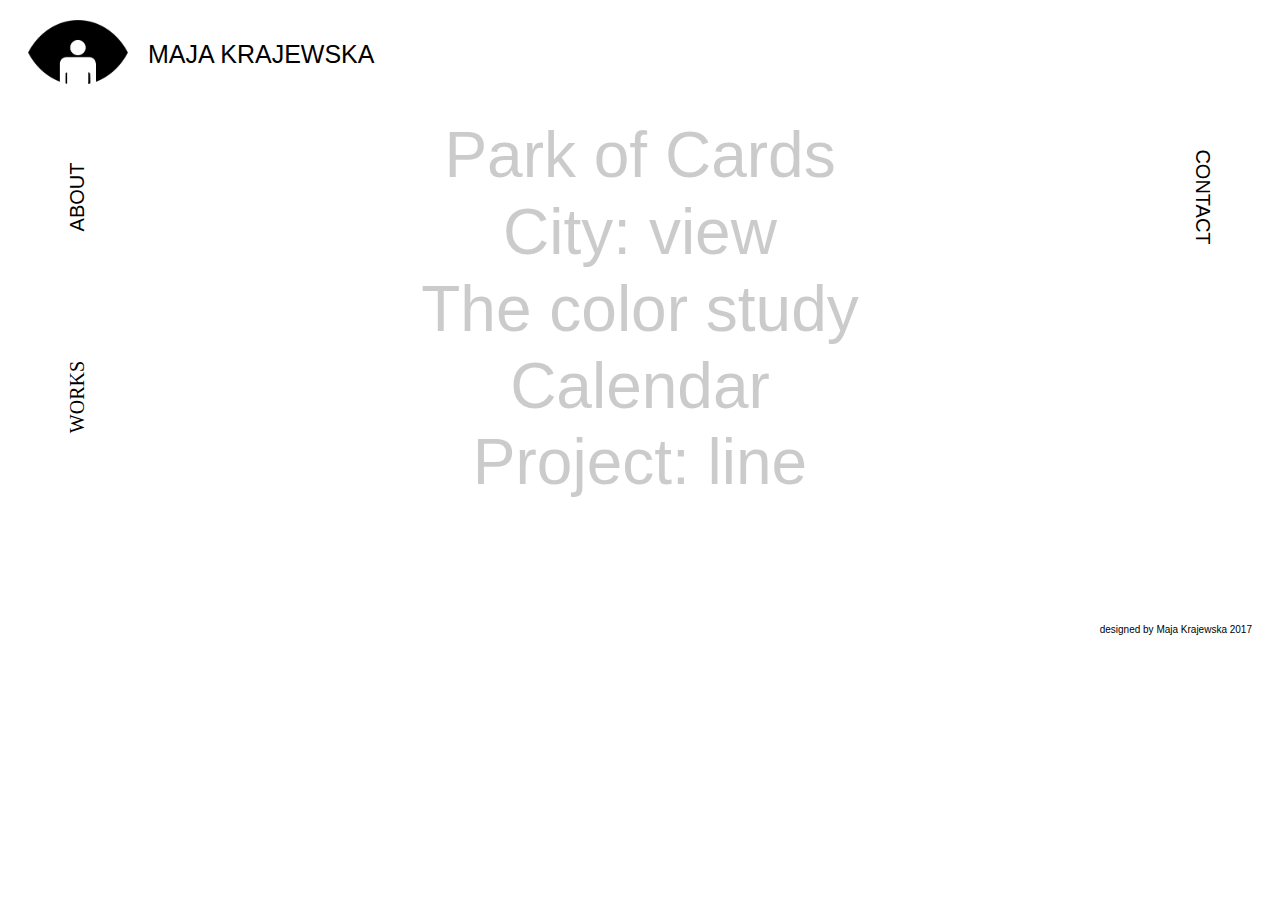
<file: index.html>
<html>

<head>
    <title> Maja Krajewska portfolio</title>
    <meta charset="utf8" />
    <link rel="stylesheet" href="style.css" />
    <style>
        html,
        div {
    padding-bottom: 1px;
    
}
    
        body {
            min-height: 99%;
        }
        
    </style>
    
</head>

<body>
   <div class="mygrid">
   
    <div class="header">
    <a href="index.html"> MAJA KRAJEWSKA</a>
    </div>
    <div class="logo">
        <img src="logo-01.png"
        style="width: 100px;">
    </div>
   <div class="WORKS">
    <div class= "linkworks">
       <a href="index.html"> WORKS </a>
       </div>
        </div>
   
   <div class="ABOUT">
       <div class= "linkabout">
       <a href="about.html"> ABOUT </a>
       </div>
        </div>
        
   <div class="CONTACT">
      <div class= "linkcontact">
       <a href="mailto:majamkrajewska@gmail.com" target="_top">CONTACT</a>
       </div>
   </div>
    <div class="footer">
        designed by Maja Krajewska 2017
         </div>
   <div class="content">
      
       <p><a class="parkof" href="podstrona_parkofcards.html"> Park of Cards</a>
       </p>
       <p>
       <a class="cityview" href="podstrona_miasto.html"> City: view</a>
       <p>
       <a class="thecolorstudy" href="podstrona_thecolorstudy.html"> The color study</a></p>
       <p>
       <a class="calendar" href="podstrona_calendarz.html"> Calendar</a>
       </p>
       <p>
       <a class="projectline" href="podstrona_line.html"> Project: line</a>
       </p>
   </div>
   
   <div class="nic"></div>
   
    </div>
<!-- include jquery -->
    <script src="https://code.jquery.com/jquery-2.1.0.min.js"></script>
    <!-- include my script -->
    <script src="skrypty.js"></script>
</body>

</html>
</file>
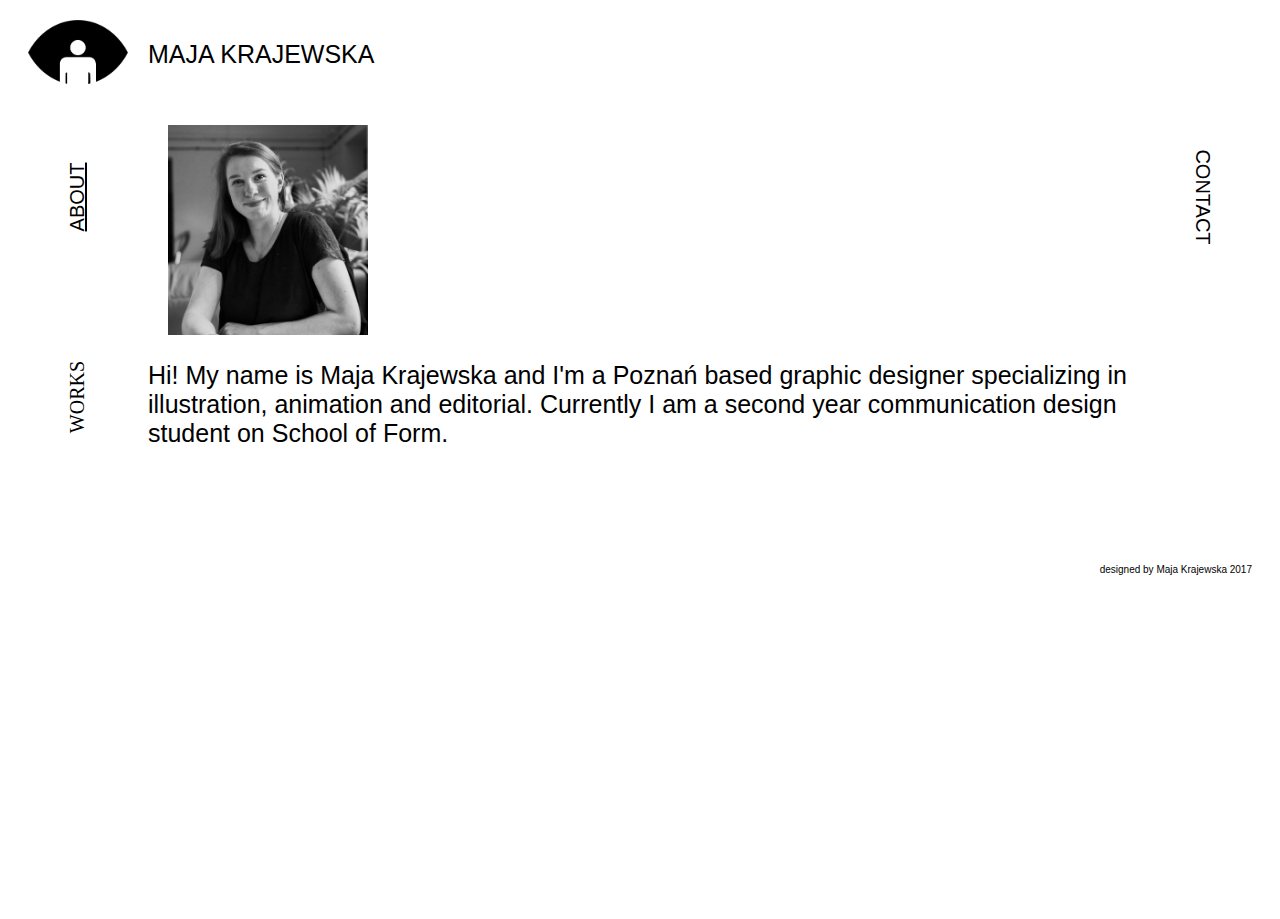
<file: about.html>
<html>

<head>
    <title> Maja Krajewska portfolio</title>
    <meta charset="utf8" />
    <link rel="stylesheet" href="style.css" />
    <style>
        html,
        div {
    padding-bottom: 1px;
    
}
    
        body {
            min-height: 99%;
        }
        
    </style>
    
</head>

<body>
   <div class="mygrid">
   
    <div class="header">
    <a href="index.html"> MAJA KRAJEWSKA</a>
    </div>
    <div class="logo">
        <img src="logo-01.png"
        style="width: 100px;">
    </div>
   <div class="WORKS">
    <div class= "linkworks">
       <a href="index.html"> WORKS </a>
       </div>
        </div>
   
   <div class="ABOUT">
       <div class= "linkaboutpo">
       <a href="about.html"> ABOUT </a>
       </div>
        </div>
        
   <div class="CONTACT">
      <div class= "linkcontact">
       <a href="mailto:majamkrajewska@gmail.com"> CONTACT</a>
       </div>
   </div>
   <div class="footer">
        designed by Maja Krajewska 2017
         </div>
   
   <div class="aboutme">
      <div class="foto"><img src="foto.png"
                             style="width: 200px;"> 
        </div>
        <p>
        Hi! My name is Maja Krajewska and I'm a Poznań based graphic designer specializing in illustration, animation and editorial. Currently I am a second year communication design  student on School of Form.
       </p>
       </div>
   </div>
   
   <div class="nic"></div>
   
    </div>

</body>

</html>
</file>
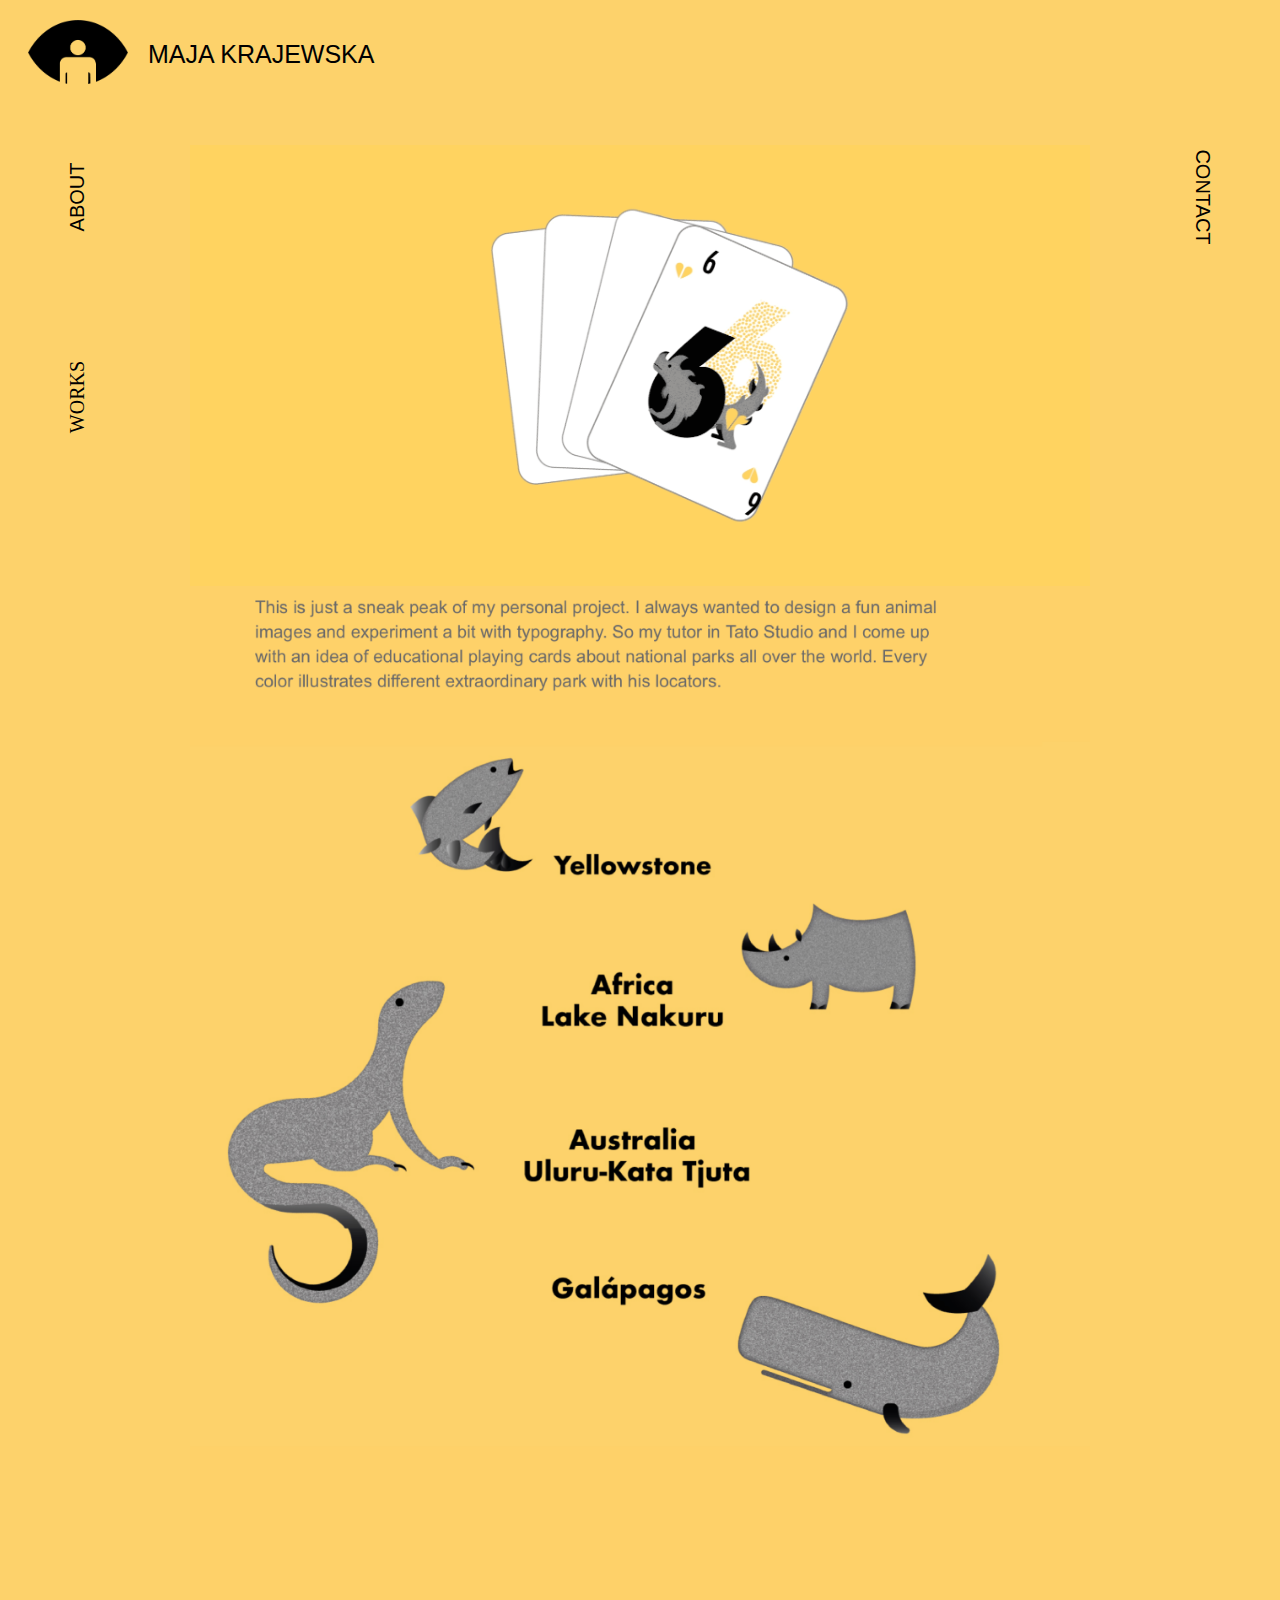
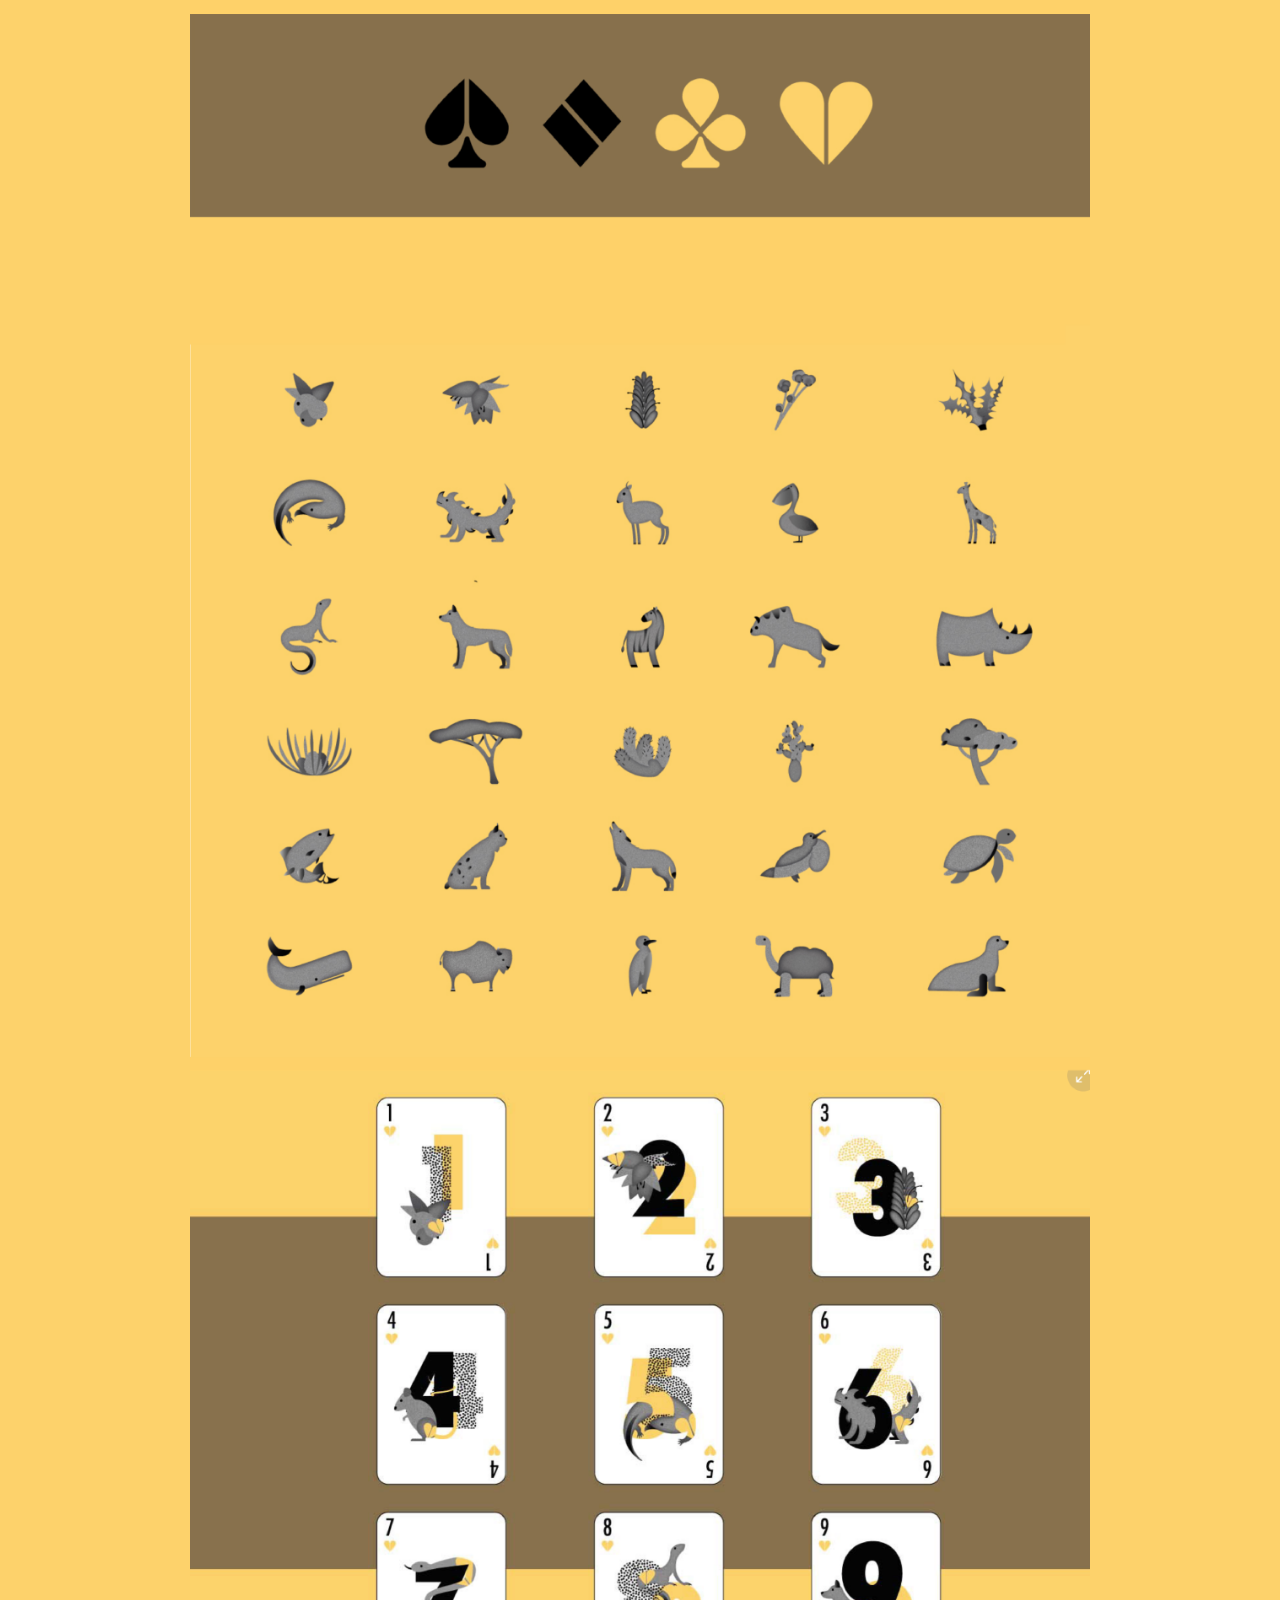
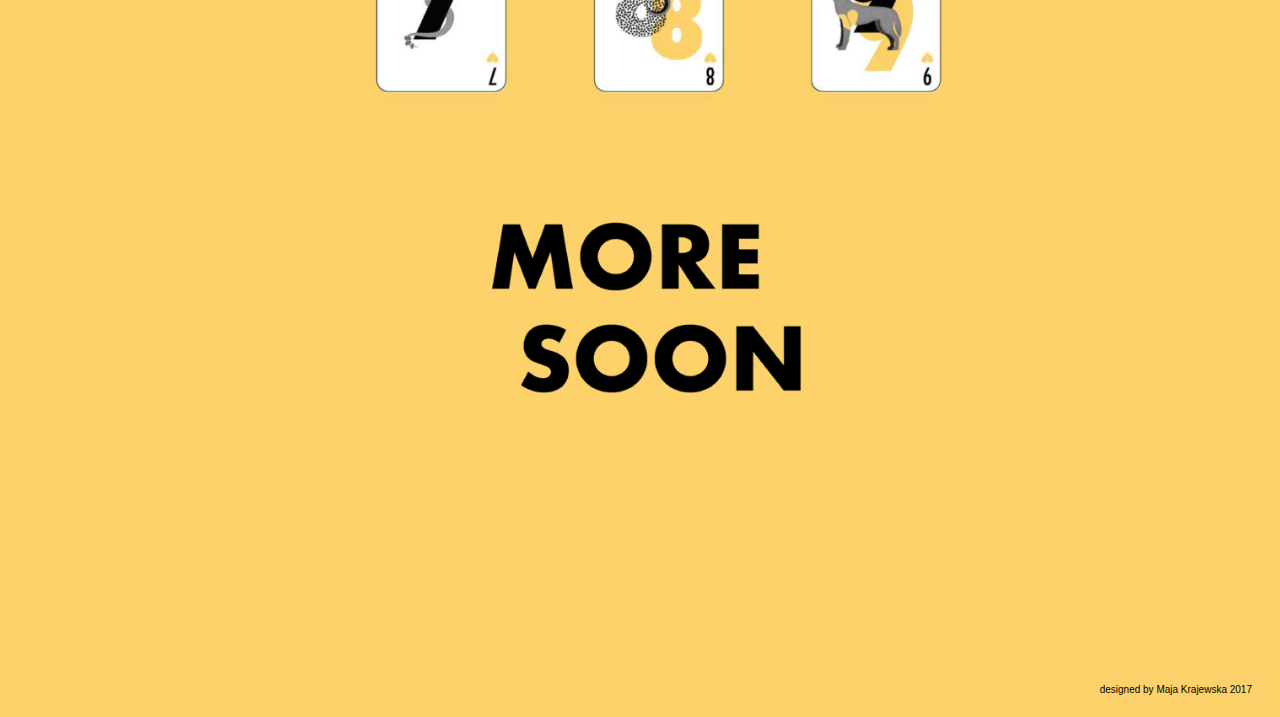
<file: podstrona_parkofcards.html>
<html>

<head>
    <title> Maja Krajewska portfolio</title>
    <meta charset="utf8" />
    <link rel="stylesheet" href="style.css" />
    <style>
        html,
        div {
    padding-bottom: 1px;
            
    
}
    
        body {
            min-height: 99%;
            background-color: #fdd26b;
        }
        
    </style>
    
</head>

<body>
   <div class="mygrid">
   
    <div class="header">
    <a href="index.html"> MAJA KRAJEWSKA</a>
    </div>
    <div class="logo">
        <img src="logo-01.png"
        style="width: 100px;">
    </div>
   <div class="WORKS">
    <div class= "linkworks">
       <a href="index.html"> WORKS </a>
       </div>
        </div>
   
   <div class="ABOUT">
       <div class= "linkabout">
       <a href="about.html"> ABOUT </a>
       </div>
        </div>
        
   <div class="CONTACT">
      <div class= "linkcontact">
       <a href="mailto:majamkrajewska@gmail.com" target="_top">CONTACT</a>
       </div>
   </div>
    <div class="footer">
        designed by Maja Krajewska 2017
         </div>
   <div class="content">
     <img src="Animacja3D_MajaKrajewska_communicationIIrok_giflogo.gif"
        style="width: 900px; padding-top:60px;">
      <img src="Projekt1-01.png"
        style="width: 900px;">
       
   </div>
   
   <div class="nic"></div>
   
    </div>
<!-- include jquery -->
    <script src="https://code.jquery.com/jquery-2.1.0.min.js"></script>
    <!-- include my script -->
    <script src="skrypty.js"></script>
</body>

</html>
</file>
<file: style.css>
.mygrid {
    display: grid;
    margin: 20px;
    width: auto;
   grid-gap: 0px;
    
    
    grid-template-columns: 100px auto 100px;
    grid-template-rows: auto 200px auto 100px;
    grid-template-areas: "logo header header"
                        "about content contact"
                        "works content contact"
                        "footer footer footer"
                        
}

 

header {
            background: no-repeat top center;
            color: black;
            font-size: 24px; 

        }

 a {
  position: relative;
  color: #000;
  text-decoration: none;
}

 a:hover {
  color: #000;
}



body {
            background: no-repeat top center;
            color: #000;
            padding-left: 0px;
            padding-right: 0px;
    
    
        }
.mgrid>* {
    border: 1px dashed yellow;
    
}


.header {
    grid-area: header;
    padding-left: 20px;
    padding-top: 20px;
    font-size: 25px;
    font-family: "Suisse Int'l", sans-serif;
    
}

.logo {
    grid-area: logo;
    height: auto;
    
}

.works {
    grid-area: works;
    font-size: 20px;
    text-align: center;
    font-family: "Suisse Sign Trial", serif;
    
    padding-top: 100px;
}

.about {
    grid-area: about;
    font-size: 20px;
    text-align: center;
    font-family: "Suisse Sign Trial", sans-serif;
    
    padding-top: 100px;
}

.contact {
    grid-area: contact;
    font-size: 20px;
    font-family: "Suisse Sign Trial", sans-serif;
    text-align: center;
    
    padding-top: 100px;
}
a:before {
  content: "";
  position: absolute;
  width: 100%;
  height: 2px;
  bottom: 0;
  left: 0;
  background-color: #000;
  visibility: hidden;
  -webkit-transform: scaleX(0);
  transform: scaleX(0);
  -webkit-transition: all 0.3s ease-in-out 0s;
  transition: all 0.3s ease-in-out 0s;
}
.content { 
    grid-area: content;
    font-size: 20px;
    font-size: 64px;
    font-family: "Suisse Sign Trial", sans-serif;
    font-weight: regular;
    text-align: center;
    line-height: 0.2;
    text-decoration: none;
    
    color: aqua;
    
}

.content a {
    opacity: 0.2;
    transition: opacity 0.1s ease-in;
}
.content a:hover {
    opacity: 1;
}
a:hover:before {
  visibility: visible;
  -webkit-transform: scaleX(1);
  transform: scaleX(1);
}

.aboutme { 
    grid-area: content;
    font-size: 25px;
    font-family: "Suiss Sign Trial", sans-serif;
    padding-left: 20px;
    padding-top: 20px;
    
     
    
}

.linkcontact{
    -ms-transform:rotate(90deg); /* IE 9 */
  -moz-transform:rotate(90deg); /* Firefox */
  -webkit-transform:rotate(90deg); /* Safari and Chrome */
  -o-transform:rotate(90deg); /* Opera */
    
}

.linkabout{
    -ms-transform:rotate(270deg); /* IE 9 */
  -moz-transform:rotate(270deg); /* Firefox */
  -webkit-transform:rotate(270deg); /* Safari and Chrome */
  -o-transform:rotate(270deg); /* Opera */
    
}
.linkaboutpo{
    -ms-transform:rotate(270deg); /* IE 9 */
  -moz-transform:rotate(270deg); /* Firefox */
  -webkit-transform:rotate(270deg); /* Safari and Chrome */
  -o-transform:rotate(270deg); /* Opera */
 text-decoration-line: underline;
    
}
.linkworks{
    -ms-transform:rotate(270deg); /* IE 9 */
  -moz-transform:rotate(270deg); /* Firefox */
  -webkit-transform:rotate(270deg); /* Safari and Chrome */
  -o-transform:rotate(270deg); /* Opera */
    
}
.foto{ 
text-align: left;
padding-left: 20px;
    padding-top: 20px;}

.footer{
    grid-area: footer;
    font-size: 10px;
    font-family: "Suiss Sign Trial", sans-serif;
    text-align: right;
    float: left;
    padding-top: 90px;
}


.parkof-backgrounds {
    background-image: url("okladka2.jpg");
    background-size: auto;
    
    
}
.cityview-backgrounds {
    background-image: url("ok%C5%82adka3-02.JPG");
    background-size: 1650px auto;
    
    
}
.thecolorstudy-backgrounds {
    background-image: url("behance%20posty-03.png");
    background-size: 1450px auto;
    opacity: 0.7;
  
    
}
.calendar-backgrounds {
    background-image: url("ok%C5%82adka7.jpg");
    background-size: 1650px auto;
    
    
}
.projectline-backgrounds {
    background-image: url("ok%C5%82adka8-02.jpg");
    background-size: 1650px auto;
    
    
}
</file>
